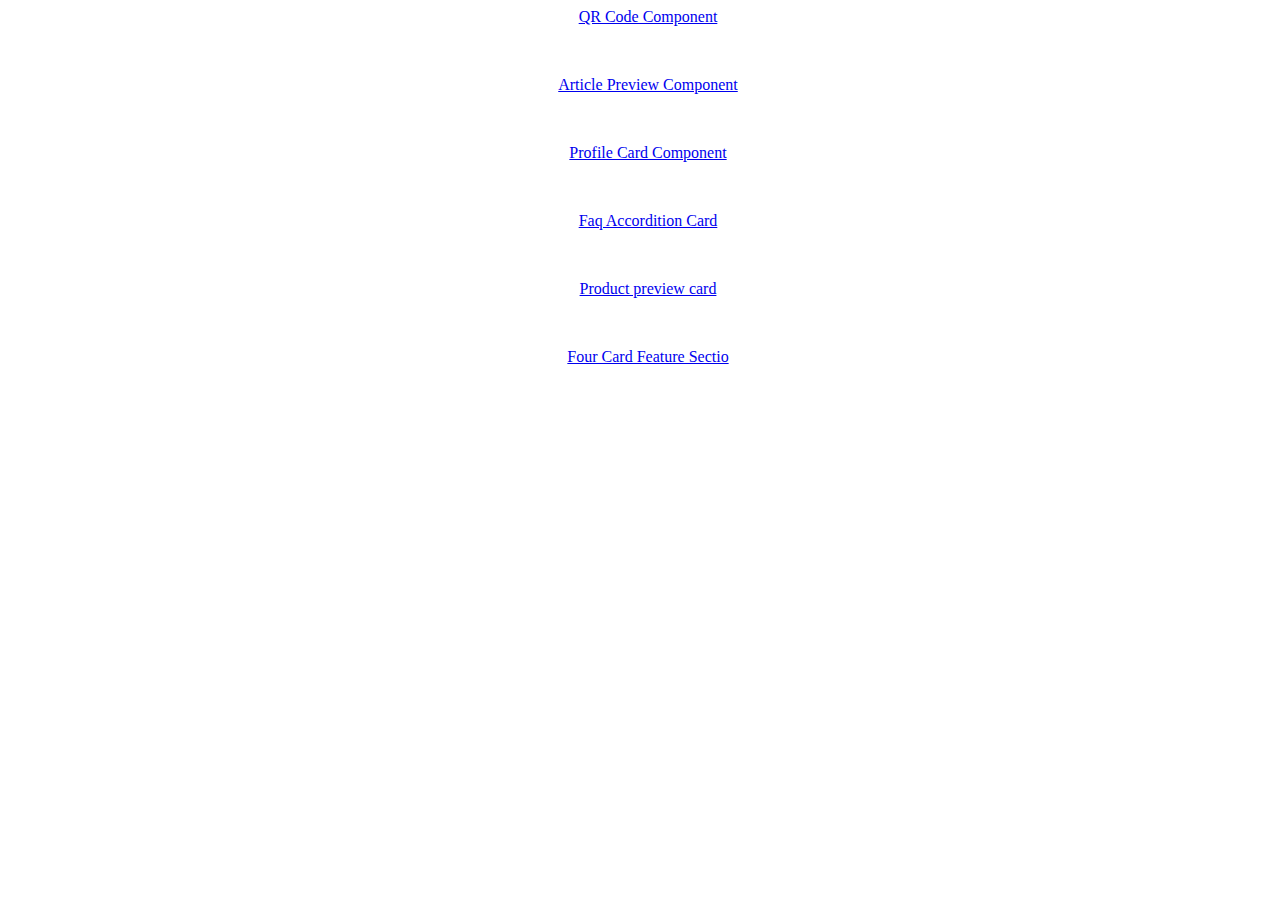
<file: index.html>
<!doctype html>
<html lang="en">

<head>
  <meta charset="UTF-8" />
  <meta name="viewport" content="width=device-width, initial-scale=1.0" />
  <title>Document</title>
</head>

<body style="width: 100%; text-align: center; display: flex; flex-direction: column; gap: 50px;">
  <a href="qr-code/index.html">QR Code Component</a>
  <a href="article-preview-component/index.html">
    Article Preview Component</a>
  <a href="profile-card/index.html"> Profile Card Component</a>
  <a href="faq-accordion-card/index.html"> Faq Accordition Card</a>
  <a href="product-preview-card/index.html">Product preview card</a>
  <a href="four-card-feature-section/index.html">Four Card Feature Sectio</a>
</body>

</html>
</file>
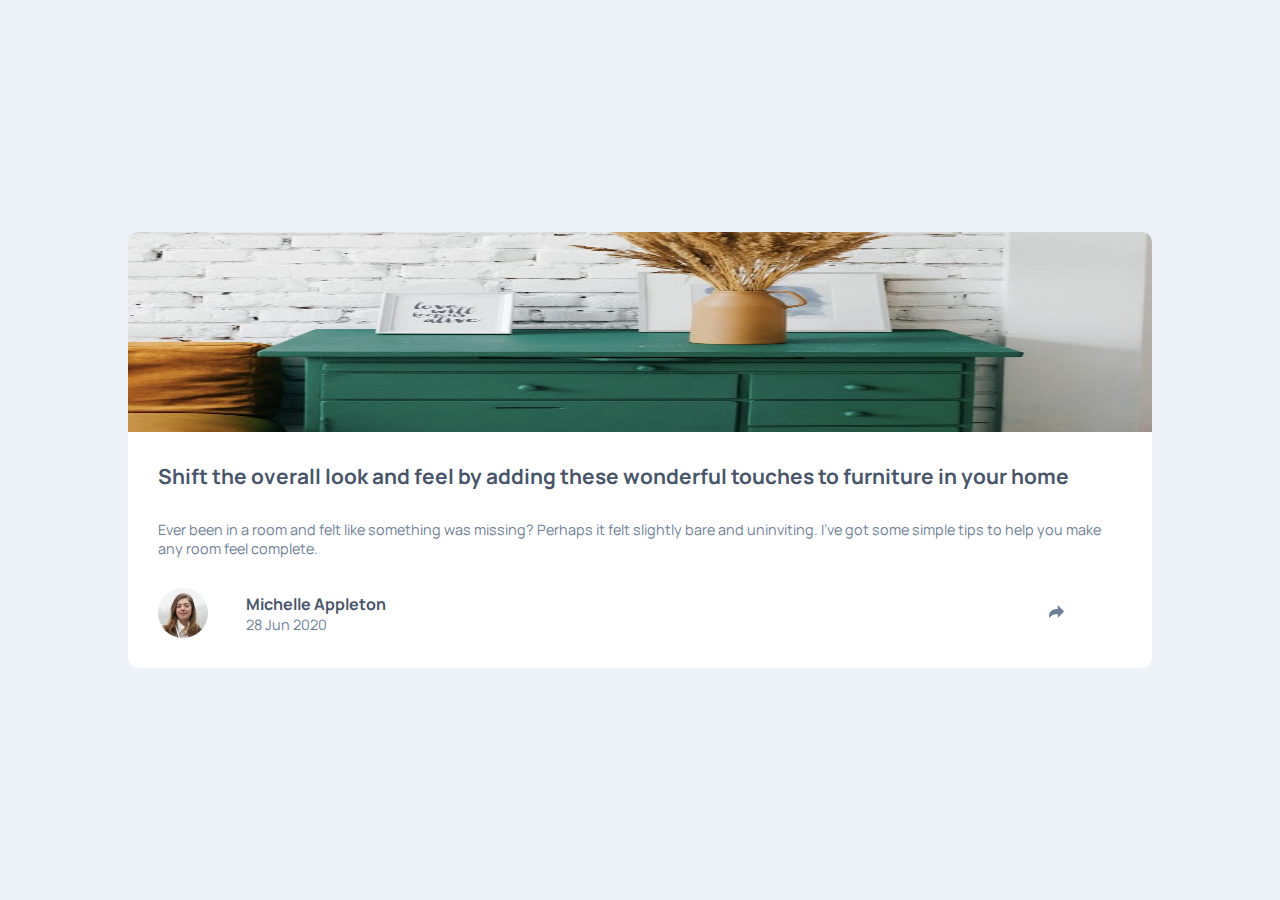
<file: article-preview-component/index.html>
<!doctype html>
<html lang="en">

<head>
  <meta charset="UTF-8" />
  <meta name="viewport" content="width=device-width, initial-scale=1.0" />
  <link rel="icon" type="image/png" sizes="32x32" href="./images/favicon-32x32.png" />
  <link rel="stylesheet" href="assets/styles/main.css" />
  <link rel="preconnect" href="https://fonts.googleapis.com" />
  <link rel="preconnect" href="https://fonts.gstatic.com" crossorigin />
  <link href="https://fonts.googleapis.com/css2?family=Manrope:wght@500;700&display=swap" rel="stylesheet" />
  <title>Frontend Mentor | Article preview component</title>
</head>

<body>
  <div class="container">
    <div class="card">
      <img class="card__image" src="assets/images/drawers.jpg" />
      <div class="card__description">
        <h3>
          Shift the overall look and feel by adding these wonderful touches to
          furniture in your home
        </h3>

        <p>
          Ever been in a room and felt like something was missing? Perhaps it
          felt slightly bare and uninviting. I’ve got some simple tips to help
          you make any room feel complete.
        </p>
        <div class="row">
          <div class="card__profile">
            <img class="card__profile-photo" src="assets/images/avatar-michelle.jpg" />
            <div>
              <h4>Michelle Appleton</h4>
              <p>28 Jun 2020</p>
            </div>
          </div>

          <button class="share-button">
            <svg xmlns="http://www.w3.org/2000/svg" width="15" height="13">
              <path class="share-icon" fill="#6E8098"
                d="M15 6.495L8.766.014V3.88H7.441C3.33 3.88 0 7.039 0 10.936v2.049l.589-.612C2.59 10.294 5.422 9.11 8.39 9.11h.375v3.867L15 6.495z" />
            </svg>
          </button>
          <div class="share-float">
            <p>share</p>
            <div class="relative">
              <div class="arrow-down"></div>
            </div>
            <img src="assets/images/icon-facebook.svg" />
            <img src="assets/images/icon-twitter.svg" />
            <img src="assets/images/icon-pinterest.svg" />
          </div>
        </div>
      </div>

    </div>
  </div>
</body>

</html>
</file>
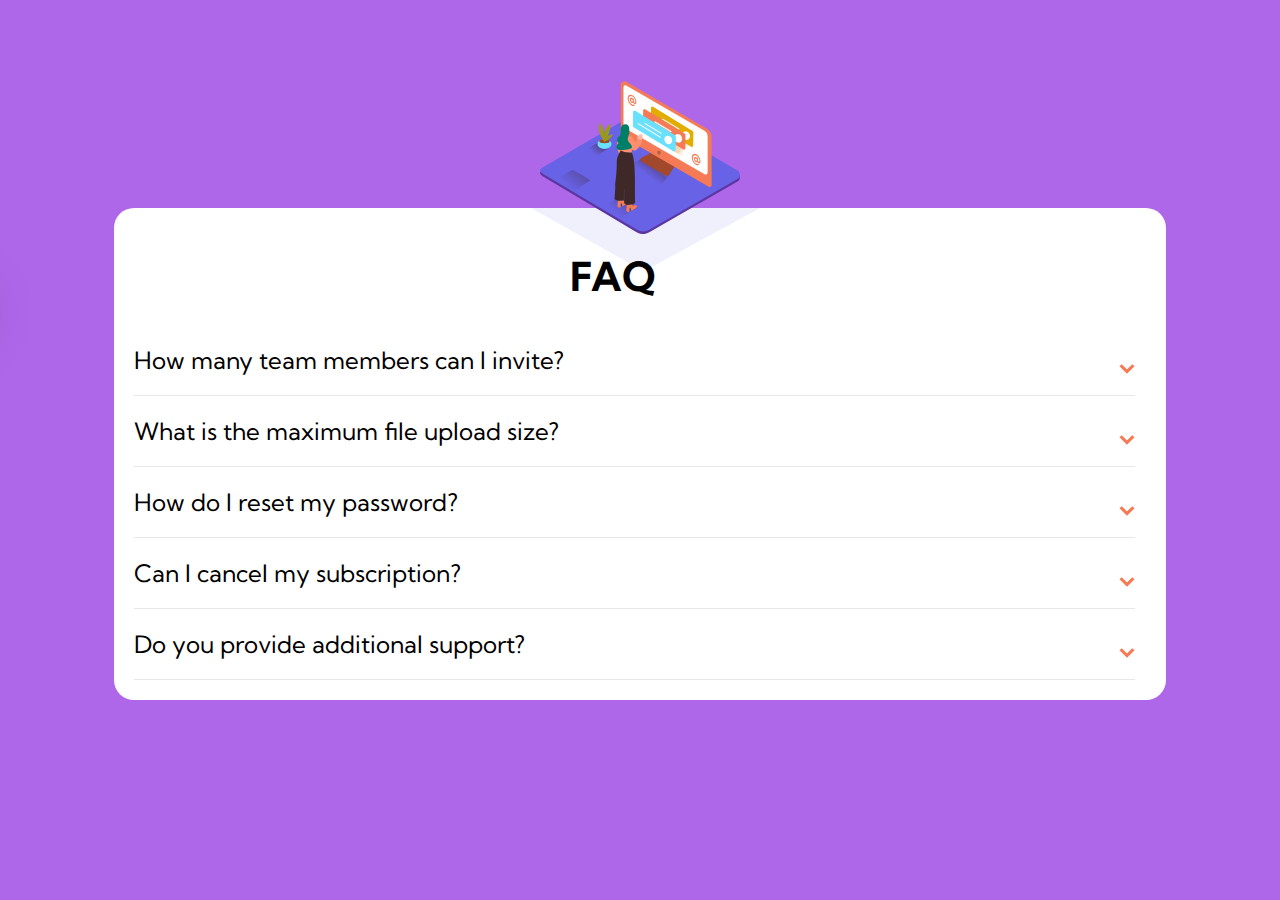
<file: faq-accordion-card/index.html>
<!doctype html>
<html lang="en">

<head>
  <meta charset="UTF-8" />
  <meta name="viewport" content="width=device-width, initial-scale=1.0" />
  <link rel="stylesheet" href="assets/styles/main.css" />
  <link rel="icon" type="image/png" sizes="32x32" href="./assets/images/favicon-32x32.png" />
  <link rel="preconnect" href="https://fonts.googleapis.com" />
  <link rel="preconnect" href="https://fonts.gstatic.com" crossorigin />
  <link href="https://fonts.googleapis.com/css2?family=Kumbh+Sans:wght@400;700&display=swap" rel="stylesheet" />
  <title>Frontend Mentor | FAQ Accordion Card</title>
</head>

<body>
  <div class="card">
    <div class="bg-pattern">
      <img class="box-image" src="assets/images/illustration-box-desktop.svg" />
      <img class="card__image" src="assets/images/illustration-woman-online-desktop.svg" />
    </div>
    <div class="card__faq">
      <div class="faq-header">FAQ</div>
      <div class="faq-content">
        <div class="faq-question">
          <input id="q1" type="checkbox" class="panel" />
          <img src="assets/images/icon-arrow-down.svg" class="plus" />
          <label for="q1" class="panel-title">How many team members can I invite?
          </label>
          <div class="panel-content">
            You can invite up to 2 additional users on the Free plan. There is
            no limit on team members for the Premium plan.
          </div>
        </div>
        <div class="faq-question">
          <input id="q2" type="checkbox" class="panel" />
          <img src="assets/images/icon-arrow-down.svg" class="plus" />
          <label for="q2" class="panel-title">
            What is the maximum file upload size?
          </label>
          <div class="panel-content">
            No more than 2GB. All files in your account must fit your allotted
            storage space.
          </div>
        </div>
        <div class="faq-question">
          <input id="q3" type="checkbox" class="panel" />
          <img src="assets/images/icon-arrow-down.svg" class="plus" />
          <label for="q3" class="panel-title">How do I reset my password?</label>
          <div class="panel-content">
            Click “Forgot password” from the login page or “Change password”
            from your profile page. A reset link will be emailed to you.
          </div>
        </div>
        <div class="faq-question">
          <input id="q4" type="checkbox" class="panel" />
          <img src="assets/images/icon-arrow-down.svg" class="plus" />
          <label for="q4" class="panel-title">
            Can I cancel my subscription?
          </label>
          <div class="panel-content">
            Yes! Send us a message and we’ll process your request no questions
            asked.
          </div>
        </div>
        <div class="faq-question">
          <input id="q5" type="checkbox" class="panel" />
          <img src="assets/images/icon-arrow-down.svg" class="plus" />
          <label for="q5" class="panel-title">
            Do you provide additional support?
          </label>
          <div class="panel-content">
            Chat and email support is available 24/7. Phone lines are open
            during normal business hours.
          </div>
        </div>
      </div>
    </div>
  </div>
</body>

</html>
</file>
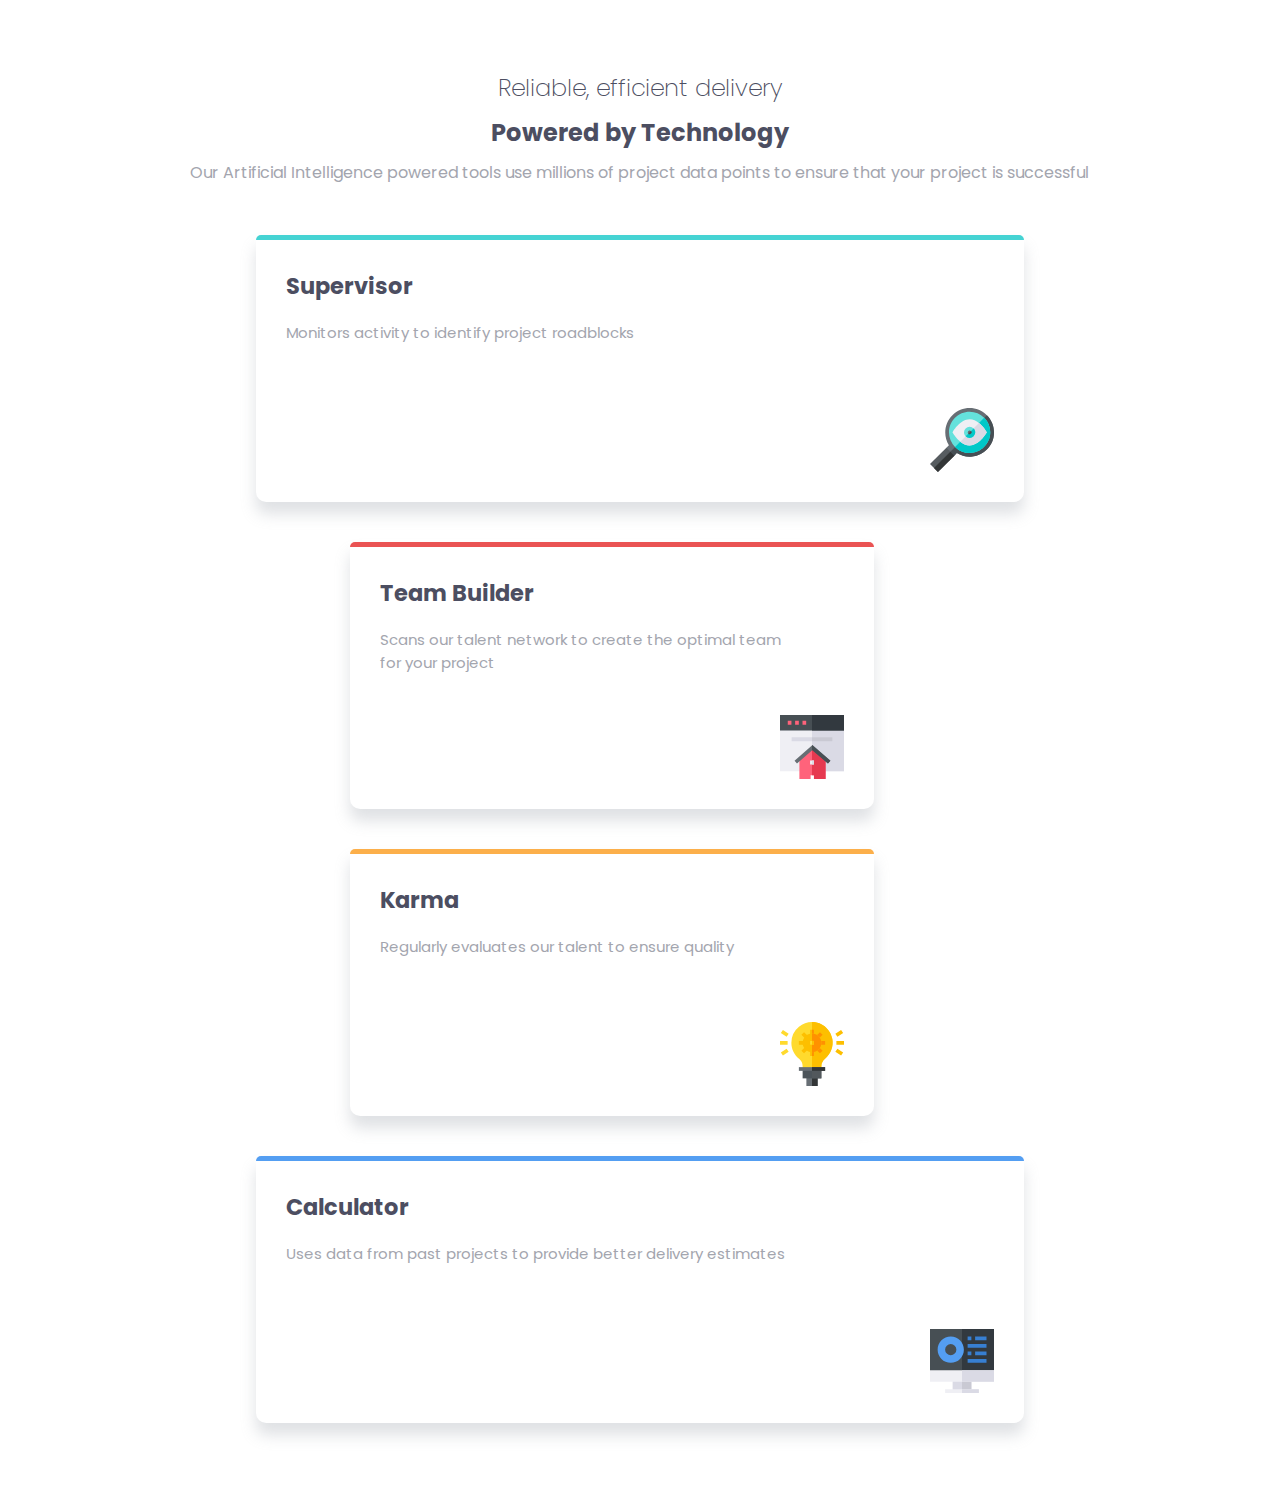
<file: four-card-feature-section/index.html>
<!doctype html>
<html lang="en">

<head>
  <meta charset="UTF-8" />
  <meta name="viewport" content="width=device-width, initial-scale=1.0" />
  <link rel="icon" type="image/png" sizes="32x32" href="./images/favicon-32x32.png" />
  <link rel="stylesheet" href="assets/styles/main.css" />
  <link rel="preconnect" href="https://fonts.googleapis.com">
  <link rel="preconnect" href="https://fonts.gstatic.com" crossorigin>
  <link href="https://fonts.googleapis.com/css2?family=Poppins:wght@200;400;600&display=swap" rel="stylesheet">
  <title>Frontend Mentor | Four card feature section</title>
</head>

<body>
  <div class="container">
    <div class="heading">
      <h2>Reliable, efficient delivery</h2>
      <h1> Powered by Technology </h1>
      <p>
        Our Artificial Intelligence powered tools use millions of project data
        points to ensure that your project is successful
      </p>
    </div>
    <div class="cards">
      <div class="card border-cyan">
        <div class="card__info">
          <h2>Supervisor</h2>
          <p>Monitors activity to identify project roadblocks</p>
        </div>
        <img src="assets/images/icon-supervisor.svg" />
      </div>
      <div class="wrapper">
        <div class="card border-red">
          <div class="card__info">
            <h2>Team Builder</h2>
            <p>
              Scans our talent network to create the optimal team for your
              project
            </p>

          </div>

          <img src="assets/images/icon-team-builder.svg" />
        </div>
        <div class="card border-orange">
          <div>

            <h2>Karma</h2>
            <p>Regularly evaluates our talent to ensure quality</p>
          </div>
          <img src="assets/images/icon-karma.svg" />
        </div>
      </div>
      <div class="card border-blue">
        <div class="card__info">
          <h2>Calculator</h2>
          <p>
            Uses data from past projects to provide better delivery estimates
          </p>
        </div>
        <img src="assets/images/icon-calculator.svg" />
      </div>
    </div>
  </div>
</body>

</html>
</file>
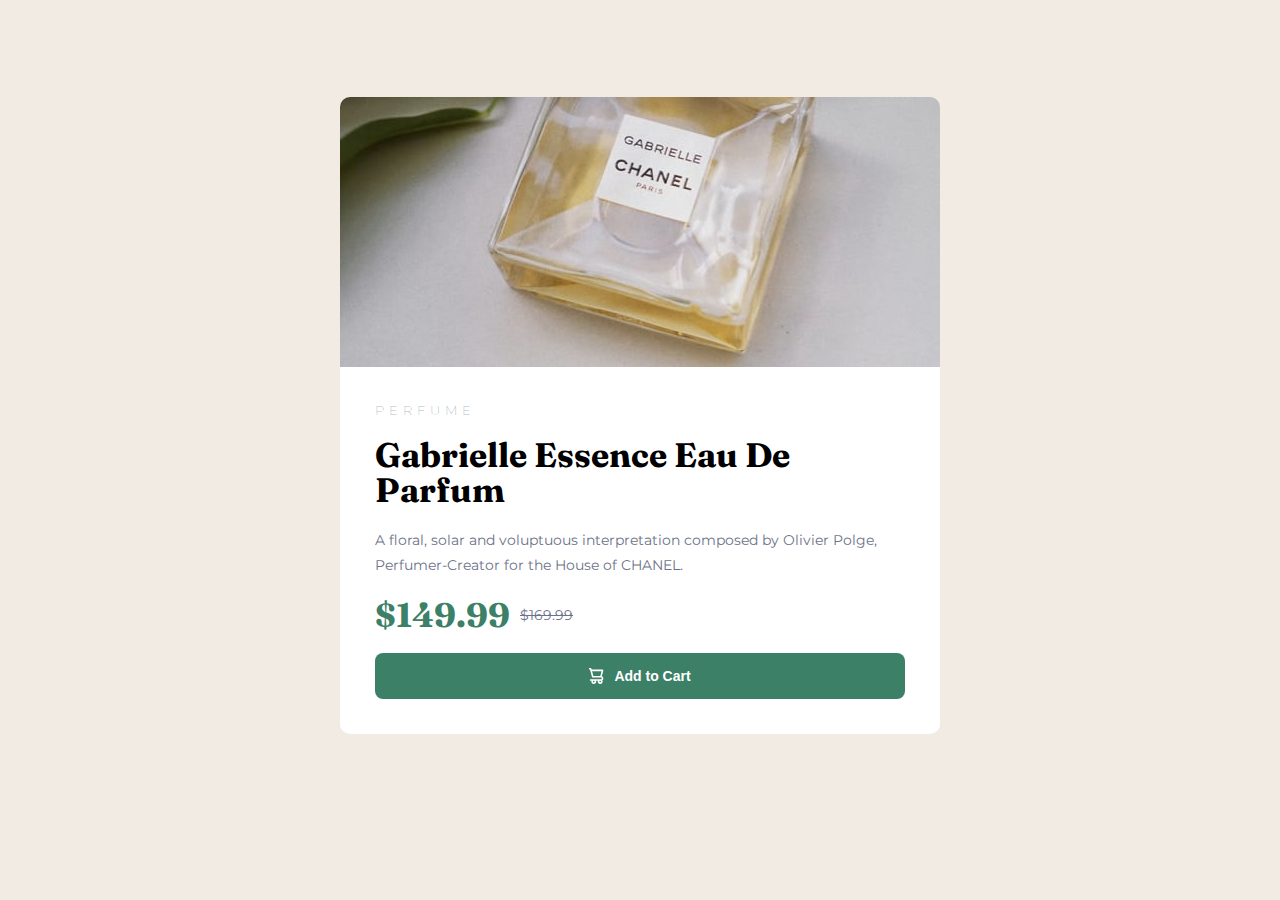
<file: product-preview-card/index.html>
<!doctype html>
<html lang="en">

<head>
  <meta charset="UTF-8" />
  <meta name="viewport" content="width=device-width, initial-scale=1.0" />
  <link rel="icon" type="image/png" sizes="32x32" href="./assets/images/favicon-32x32.png" />
  <link rel="stylesheet" href="assets/stlyles/main.css" />
  <link rel="preconnect" href="https://fonts.googleapis.com">
  <link rel="preconnect" href="https://fonts.gstatic.com" crossorigin>
  <link
    href="https://fonts.googleapis.com/css2?family=Fraunces:opsz,wght@9..144,700&family=Montserrat:wght@500;700&display=swap"
    rel="stylesheet">
  <title>Frontend Mentor | Product preview card component</title>
</head>

<body>
  <div class="container">
    <div class="card">
      <img class="card__img" src="./assets/images/image-product-desktop.jpg" />
      <div class="card__description">
        <h3>Perfume</h3>
        <h1>Gabrielle Essence Eau De Parfum</h1>
        <p> A floral, solar and voluptuous
          interpretation composed by Olivier Polge, Perfumer-Creator for the House
          of CHANEL.</p>
        <div class="card__cost">
          <h1>$149.99</h1>
          <span>$169.99</span>
        </div>
        <button class="card__button">
          <img src="assets/images/icon-cart.svg" />
          <span>
            Add to Cart
          </span>
        </button>
      </div>
    </div>
  </div>
</body>

</html>
</file>
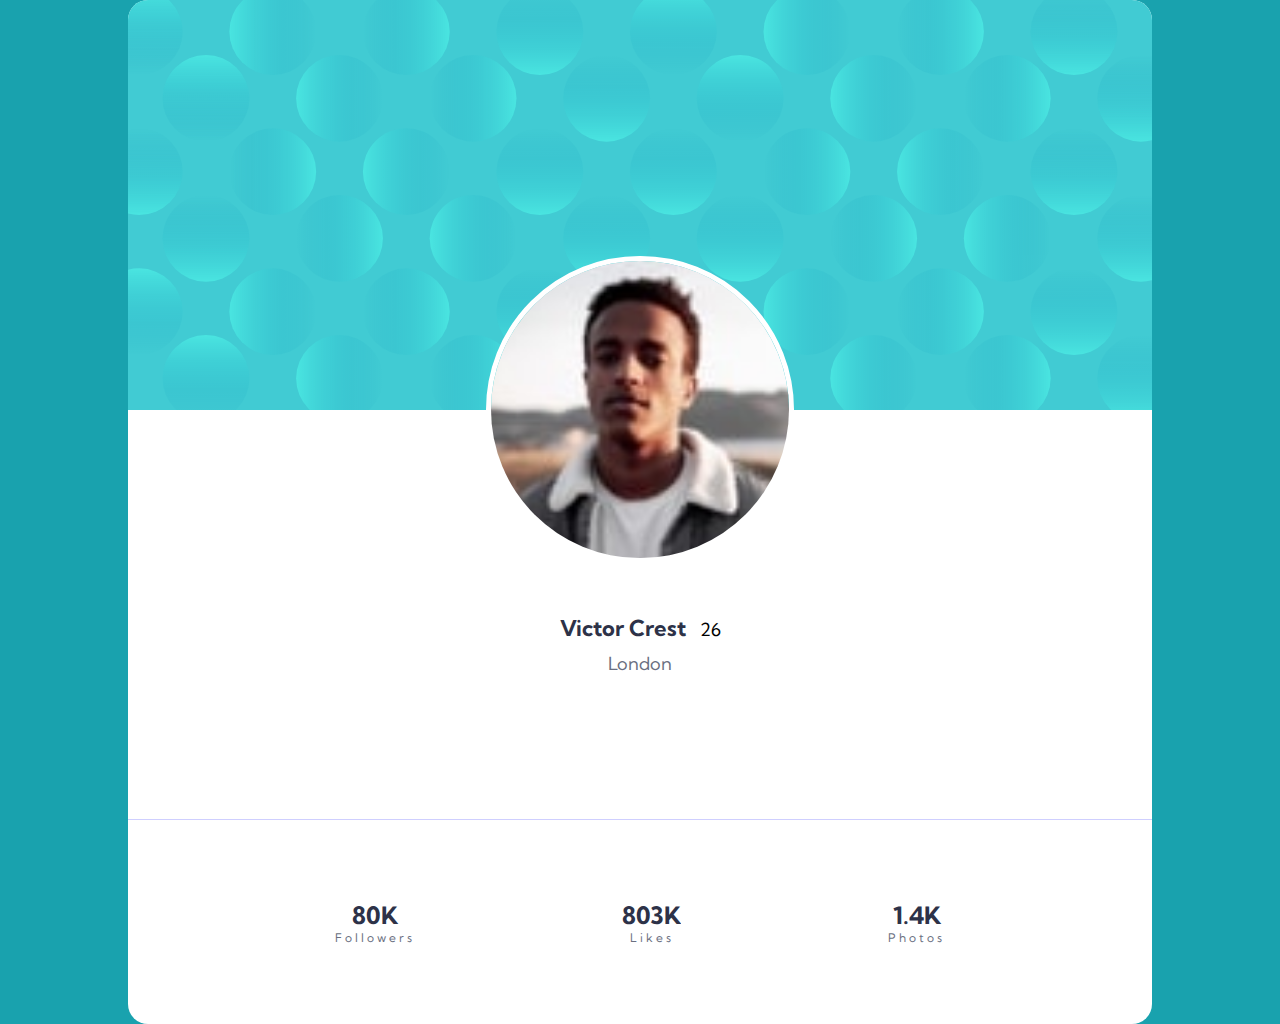
<file: profile-card/index.html>
<!doctype html>
<html lang="en">

<head>
  <meta charset="UTF-8" />
  <meta name="viewport" content="width=device-width, initial-scale=1.0" />

  <link rel="icon" type="image/png" sizes="32x32" href="./assets/images/favicon-32x32.png" />
  <link rel="stylesheet" href="assets/styles/main.css" />
  <link rel="preconnect" href="https://fonts.googleapis.com" />
  <link rel="preconnect" href="https://fonts.gstatic.com" crossorigin />
  <link href="https://fonts.googleapis.com/css2?family=Kumbh+Sans:wght@400;700&display=swap" rel="stylesheet" />
  <title>Frontend Mentor | Profile card component</title>
</head>

<body>
  <div class="container">
    <img class="bg-top" src="assets/images/bg-pattern-top.svg" />
    <img class="bg-bottom" src="assets/images/bg-pattern-bottom.svg" />
    <div class="card">
      <div class="card__profile">
        <img class="card__profile_bg" src="assets/images/bg-pattern-card.svg" />
        <img class="card__profile_image" src="assets/images/image-victor.jpg" alt="profile image" />
        <div class="card__profile_info">
          <div>
            <strong>Victor Crest</strong> 26
          </div>
          <p>London</p>
        </div>
      </div>
      <div class="row-3">
        <div>
          <h1>80K</h1>
          <p>Followers</p>
        </div>
        <div>
          <h1>803K</h1>
          <p>Likes</p>
        </div>
        <div>
          <h1>1.4K</h1>
          <p>Photos</p>
        </div>
      </div>
    </div>
  </div>
</body>

</html>
</file>
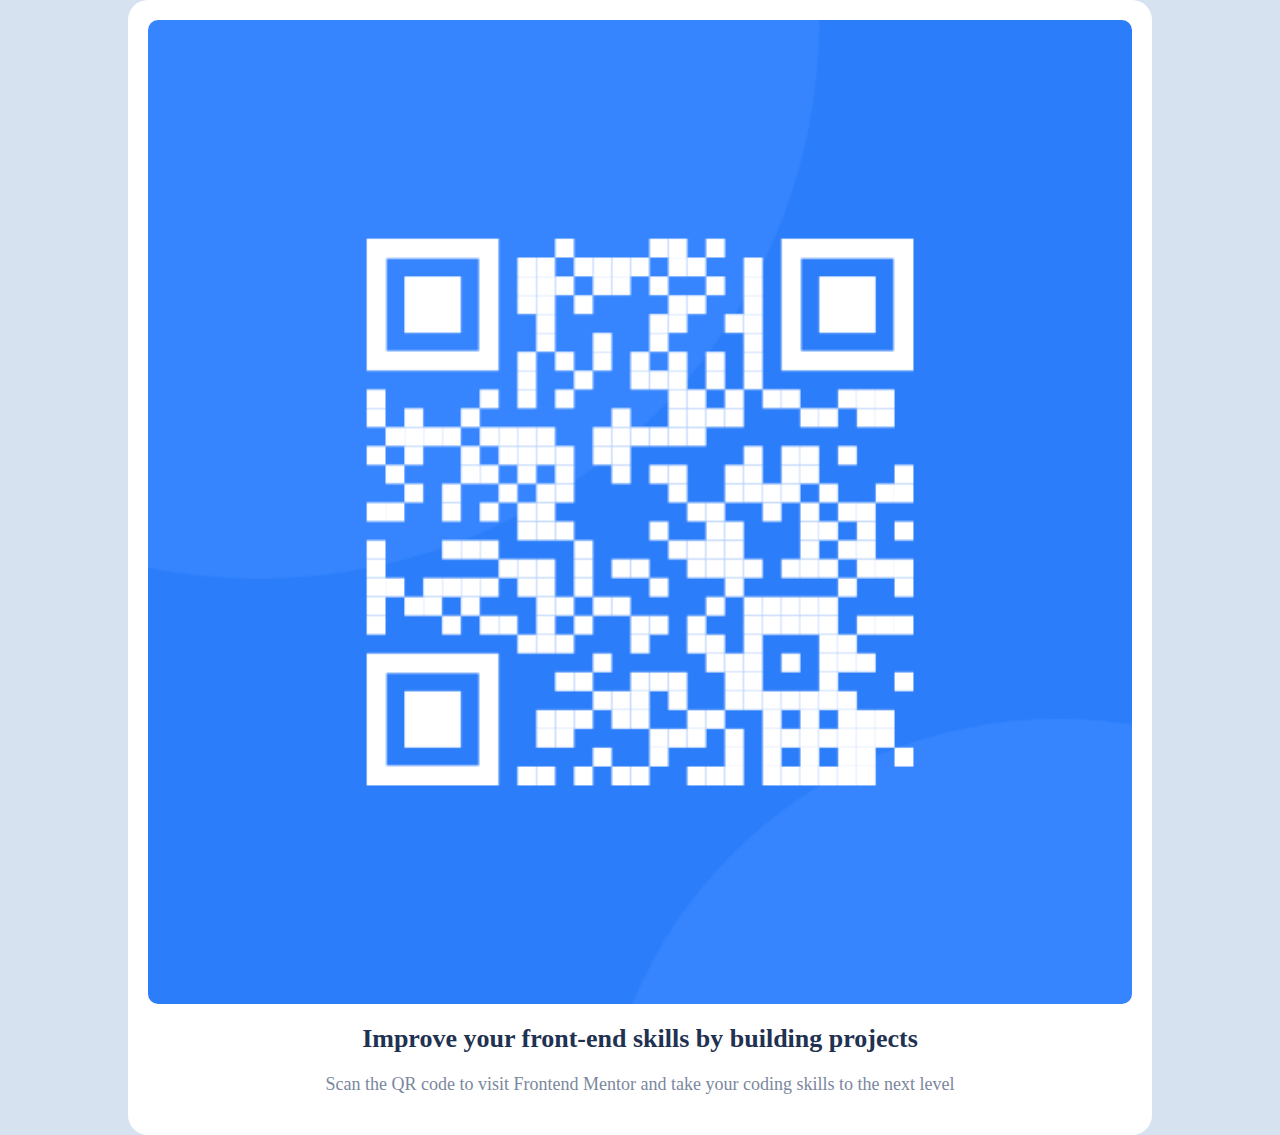
<file: qr-code/index.html>
<!doctype html>
<html lang="en">

<head>
  <meta charset="UTF-8" />
  <meta name="viewport" content="width=device-width, initial-scale=1.0" />
  <link rel="icon" type="image/png" sizes="32x32" href="./assets/images/favicon-32x32.png" />
  <link rel="stylesheet" href="assets/styles/main.css" />
  <link rel="preconnect" href="https://fonts.googleapis.com">
  <link rel="preconnect" href="https://fonts.gstatic.com" crossorigin>
  <link href="https://fonts.googleapis.com/css2?family=Outfit:wght@400;700&display=swap" rel="stylesheet">

  <title>Frontend Mentor | QR code component</title>
</head>

<body>
  <div class="container">
    <div class="card">
      <img class="card__image" src="assets/images/image-qr-code.png" />
      <h1>Improve your front-end skills by building projects</h1>
      <p>
        Scan the QR code to visit Frontend Mentor and take your coding skills
        to the next level
      </p>
    </div>
  </div>
</body>

</html>
</file>
<file: article-preview-component/assets/styles/main.css>
:root {
  --very-dark-grayish-blue: hsl(217, 19%, 35%);
  --desaturated-dark-blue: hsl(214, 17%, 51%);
  --grayish-blue: hsl(212, 23%, 69%);
  --light-grayish-blue: hsl(210, 46%, 95%);
}

* {
  padding: unset;
  margin: unset;
}

body {
  background-color: var(--light-grayish-blue);
  font-family: "Manrope", sans-serif;
}

button {
  height: 30px;
  width: 30px;
  border: unset;
  background-color: #fff;
  border-radius: 50%;
}

.share-icon {
  height: 100%;
  width: 100%;
}

button:hover,
button:hover .share-icon {
  fill: #fff;
  background-color: var(--desaturated-dark-blue);
}

h3 {
  font-size: 1.3rem;
}
h3,
h4 {
  color: var(--very-dark-grayish-blue);
}

p {
  font-size: 0.9rem;
  color: var(--desaturated-dark-blue);
}

.container {
  display: grid;
  height: 100vh;
}

.card {
  display: grid;
  position: relative;
  grid-template-columns: 1.2fr 2fr;
  margin: auto;
  align-self: center;
  border-radius: 10px;
  width: 900px;
  background-color: #fff;
}

.card__image {
  width: 100%;
  height: 100%;
  border-bottom-left-radius: 10px;
  border-top-left-radius: 10px;
}

.card__description {
  display: grid;
  padding: 30px;
  row-gap: 30px;
}

.card__profile {
  display: grid;
  grid-template-columns: 1fr 9fr;
  align-items: center;
}

.card__profile-photo {
  width: 50px;
  margin-right: 10px;
  border-radius: 50%;
}

.row {
  display: grid;
  grid-template-columns: 11fr 1fr;
  align-items: center;
}

.share-float {
  position: absolute;
  display: none;
  flex-direction: row;
  color: #fff;
  justify-content: center;
  align-items: center;
  gap: 15px;
  background-color: var(--very-dark-grayish-blue);
  border-radius: 10px;
  padding: 15px 30px;
  right: -70px;
  bottom: 90px;
}

.share-float p {
  text-transform: uppercase;
  letter-spacing: 5px;
}

.relative {
  position: relative;
}

.arrow-down {
  position: absolute;
  bottom: -40px;
  width: 0;
  height: 0;
  border-left: 15px solid transparent;
  border-right: 15px solid transparent;
  border-top: 15px solid var(--very-dark-grayish-blue);
}

button:active ~ .share-float {
  display: flex;
}

.share-float img {
  height: 1.3rem;
}

@media only screen and (min-width: 375px) and (max-width: 1440px) {
  .card {
    display: flex;
    flex-direction: column;
    width: 80%;
  }
  .card__image {
    height: 200px;
    border-bottom-left-radius: unset;
    border-top-right-radius: 10px;
  }


}
</file>
<file: faq-accordion-card/assets/styles/main.css>
:root {
  --very-dark-desaturated-blue: hsl(238, 29%, 16%);
  --soft-red: hsl(14, 88%, 65%);
  --soft-violet: hsl(273, 75%, 66%);
  --soft-blue: hsl(240, 73%, 65%);
  --very-dark-grayish-blue: hsl(236, 12%, 33%);
  --dark-grayish-blue: hsl(240, 6%, 50%);
  --light-grayish-blue: hsl(240, 5%, 91%);
}

body {
  font-family: "Kumbh Sans", sans-serif;
  overflow-x: hidden;
  background-color: var(--soft-violet);
  display: grid;
  align-items: center;
  height: 90vh;
}

.card {
  position: relative;
  display: grid;
  align-self: center;
  grid-template-columns: 1fr 1fr;
  width: 50%;
  margin: auto;
  background-color: #fff;
  padding: 80px;
  border-radius: 20px;
  background-image: url(../images/bg-pattern-desktop.svg);
  background-repeat: no-repeat;
  background-position: top -200px left -630px;
  background-size: 1000px 900px;
}
.card__image {
  position: absolute;
  left: -100px;
  top: 100px;
}

.box-image {
  position: absolute;
  left: -150px;
  top: 230px;
  z-index: 2;
}

.faq-header {
  font-size: 2.5rem;
  font-weight: 700;
  padding: 24px;
}

.faq-content {
  margin: 0 auto;
}

.faq-question {
  padding: 20px 0;
  border-bottom: 1px solid var(--light-grayish-blue);
  width: 110%;
}

.panel-title {
  font-size: 24px;
  width: 100%;
  position: relative;
  margin: 0;
  display: block;
  cursor: pointer;
}

.panel:checked ~ .panel-title {
  font-weight: 700;
}

.panel-content {
  font-size: 20px;
  margin-left: -10px;
  height: 0;
  overflow: hidden;
  z-index: 1;
  position: relative;
  opacity: 0;
  transition: 0.4s ease;
  color: var(--dark-grayish-blue);
}

.panel:checked ~ .panel-content {
  height: auto;
  opacity: 1;
  padding: 14px;
}

.plus {
  position: absolute;
  margin-left: 20px;
  margin-top: 1.2rem;
  width: 1rem;
  user-select: none;
  transition: 0.2s ease;
  right: 50px;
}

.panel:checked ~ .plus {
  transform: rotate(180deg);
}

.panel {
  display: none;
}

@media only screen and (min-width: 375px) and (max-width: 1440px) {
  .card {
    display: grid;
    position: unset;
    grid-template-columns: 1fr;
    margin-top: 200px;
    padding: 20px;
    width: 80%;
    background-image: url(../images/bg-pattern-mobile.svg);
    background-repeat: no-repeat;
    background-size: 250px 100px;
    background-position: top -10% left 50%;
  }
  .card__faq {
    position: relative;
    width: 90%;
  }

  .card__image {
    position: absolute;
    justify-self: center;
    margin: auto;
    width: 200px;
    top: 0;
    left: 0;
    bottom: 65%;
    right: 0;
  }
  .plus {
    right: 0;
  }
  .faq-header {
    width: 100%;
    text-align: center;
  }
  .faq-question {
    position: relative;
  }
  .panel-title {
    width: 90%;
  }
}
</file>
<file: four-card-feature-section/assets/styles/main.css>
:root {
  --red: hsl(0, 78%, 62%);
  --cyan: hsl(180, 62%, 55%);
  --orange: hsl(34, 97%, 64%);
  --blue: hsl(212, 86%, 64%);
  --very-dark-blue: hsl(234, 12%, 34%);
  --grayish-blue: hsl(229, 6%, 66%);
  --very-light-gray: hsl(0, 0%, 98%);
}

p {
  color: var(--grayish-blue);
}

.container {
  font-family: "Poppins", sans-serif;
  font-size: 15px;
  margin: auto;
  text-align: center;
  display: grid;
}

.heading * {
  margin: unset;
  font-size: 2rem;
}

.heading {
  display: flex;
  flex-direction: column;
  gap: 10px;
  margin: unset;
  padding: unset;
}

.heading h2 {
  font-weight: 200;
  margin-bottom: unset;
  padding-bottom: unset;
}

.heading p {
  font-size: 1rem;
  width: 30%;
  margin: auto;
}

h1,
h2 {
  color: var(--very-dark-blue);
}

.cards {
  justify-self: center;
  display: grid;
  grid-template-columns: repeat(3, 1fr);
  align-items: center;
  justify-content: center;
  margin-top: 50px;
  width: 70%;
  gap: 10px;
}

.card {
  display: grid;
  width: 80%;
  text-align: left;
  justify-self: center;
  grid-template-rows: 2fr 1fr;
  box-shadow: rgba(149, 157, 165, 0.3) 0px 12px 15px;

  padding: 30px;
  padding-top: 10px;
  border-radius: 10px;
  border-top-left-radius: 5px;
  border-top-right-radius: 5px;
}

.wrapper {
  display: grid;
  gap: 40px;
  justify-self: center;
}

.card p {
  max-width: 90%;
}

.card img {
  display: grid;
  justify-self: right;
  margin-top: 10px;
}

.border-red {
  border-top: 5px solid var(--red);
}

.border-cyan {
  border-top: 5px solid var(--cyan);
}

.border-blue {
  border-top: 5px solid var(--blue);
}
.border-orange {
  border-top: 5px solid var(--orange);
}

@media only screen and (min-width: 375px) and (max-width: 1440px) {
  .container{
    margin: 70px 0;
  }
  .heading {
    width: 90%;
    margin: auto;
  }
  .heading * {
    font-size: 1.5rem;
  }
  .heading p {
    width: 90%;
  }
  .cards {
    display: flex;
    flex-direction: column;
    gap: 40px;
  }
  .wrapper {
    display: flex;
    flex-direction: column;
  }
}
</file>
<file: product-preview-card/assets/stlyles/main.css>
:root {
  --primary-dark-cyan: hsl(158, 36%, 37%);
  --primary-cream: hsl(30, 38%, 92%);
  --neutral-dark-blue: hsl(212, 21%, 14%);
  --neutral-dark-grayish-blue: hsl(228, 12%, 48%);
  --font-montserrat: "Montserrat", sans-serif;
  --font-fraunces: "Fraunces", serif;
  --mobile: 375px;
  --desktop: 1440px;
}


* {
  padding: unset;
  margin: unset;
}

body {
  box-sizing: border-box;
  font-size: 14px;
  background-color: var(--primary-cream);
  font-family: var(--font-montserrat);
}

.container {
  display: flex;
  justify-content: center;
  align-items: center;
  box-sizing: border-box;
  height: 50vmax;
}

.card {
  display: flex;
  flex-direction: row;
  box-sizing: border-box;
  position: relative;
  max-height: 500px;
  max-width: 600px;
}

.card__description {
  display: flex;
  flex-direction: column;
  box-sizing: border-box;
  gap: 20px;
  padding: 35px;
  background-color: #fff;
  border-top-right-radius: 10px;
  border-bottom-right-radius: 10px;
}

.card__description h3 {
  font-weight: 100;
  font-size: 13px;
  letter-spacing: 5px;
  text-transform: uppercase;
  color: var(--neutral-dark-grayish-blue);
  font-family: var(--font-montserrat);
}

.card__description h1 {
  font-weight: 700;
  font-size: 34px;
  line-height: 35px;
  font-family: var(--font-fraunces);
}

.card__description p {
  line-height: 25px;
  color: var(--neutral-dark-grayish-blue);
}

.card__img {
  display: flex;
  flex-direction: column;
  flex: 1;
  box-sizing: border-box;
  width: 50%;
  border-top-left-radius: 10px;
  border-bottom-left-radius: 10px;
}

.card__cost {
  display: flex;
  flex-direction: row;
  align-items: center;
  gap: 10px;
  color: var(--primary-dark-cyan);
}

.card__cost span {
  color: var(--neutral-dark-grayish-blue);
  text-decoration: line-through;
}

.card__button {
  display: flex;
  align-items: center;
  justify-content: center;
  gap: 10px;
  padding: 15px 0px;
  border-radius: 8px;
  font-weight: 700;
  font-size: 14px;
  background-color: var(--primary-dark-cyan);
  color: #fff;
  border: unset;
}

@media only screen and (min-width: 375px) and (max-width: 1440px) {
  .container {
    padding: 0 20px;
    height: 77vh;
    align-items: center;
  }
  .card {
    flex-direction: column;
    height: unset;
    width: unset;
  }

  .card__img {
    width: unset;
    height: 30vh;
    src: url(../images/image-product-mobile.jpg); 
    object-fit: cover;
    border-top-left-radius: 10px;
    border-top-right-radius: 10px;
    border-bottom-left-radius: unset;
  }
  .card__description {
    border-bottom-left-radius: 10px;
    border-bottom-right-radius: 10px;
    border-top-right-radius: unset;
  }
}
</file>
<file: profile-card/assets/styles/main.css>
:root {
  --dark-cyan: hsl(185, 75%, 39%);
  --very-dark-desaturated-blue: hsl(229, 23%, 23%);
  --dark-grayish-blue: hsl(227, 10%, 46%);
  --dark-gray: hsl(0, 0%, 59%);
}

* {
  margin: unset;
  padding: unset;
  overflow: hidden;
  box-sizing: border-box;
  font-family: "Kumbh Sans", sans-serif;
}

body {
  background-color: hsl(185, 75%, 39%);
}

p {
  color: var(--dark-grayish-blue);
}

strong {
  font-size: 22px;
  margin-right: 10px;
  color: var(--very-dark-desaturated-blue);
}

.f-row {
  display: flex;
  flex-direction: row;
}

.bg-top {
  position: absolute;
  display: grid;
  overflow: hidden;
  top: -35%;
  left: -10%;
  z-index: -1;
}

.bg-bottom {
  display: grid;
  position: absolute;
  overflow: hidden;
  bottom: -55%;
  right: -10%;
  z-index: -1;
}

.container {
  display: flex;
  height: 100vh;
  width: 100%;
}

.card {
  display: grid;
  grid-template-rows: 4fr 1fr;
  width: 25%;
  border-radius: 20px;
  margin: auto;
  background-color: #fff;
}

.card__profile_bg {
  width: 100%;
}

.card__profile {
  position: relative;
  display: grid;
  grid-template-rows: repeat(2, 1fr);
}

.card__profile_image {
  border: 5px solid #fff;
  border-radius: 50%;
  width: 30%;
  position: absolute;
  right: 0;
  left: 0;
  top: 0;
  bottom: 0;
  margin: auto;
}

.card__profile_info {
  text-align: center;
  margin-top: 20%;
}

.card__profile_info p {
  margin-top: 10px;
}

.row-3 {
  display: flex;
  flex-direction: row;
  justify-content: space-evenly;
  align-items: center;
  text-align: center;
  font-size: 12px;
  border-top: 1px solid rgba(160, 160, 255, 0.5);
  color: var(--very-dark-desaturated-blue);
}

.row-3 p{
  font-size: 1em;
  letter-spacing: 3px;
}


@media only screen and (min-width: 375px) and (max-width: 1440px) {
  .container{
    width: 100%;
    height: 100%;
    font-size: 18px;
  }
  .card{
    width: 80%;
  }

  .bg-top{
    display: none;
  }

  .bg-bottom{
    display: none;
  }

}
</file>
<file: qr-code/assets/styles/main.css>
:root {
  --light-gray: hsl(212, 45%, 89%);
  --grayish-blue: hsl(220, 15%, 55%);
  --dark-blue: hsl(218, 44%, 22%);
  --outfit: 'Outfit', sans-serif;
}

* {
  padding: unset;
  margin: unset;
  font-size: 15px;
  box-sizing: border-box;
  font-style: var(--outfit);
}

body{
  background-color: var(--light-gray);
}

.container {
  display: flex;
  box-sizing: border-box;
  height: 100vh;
  width: inherit;
}

.card {
  width: 20%;
  padding: 20px;
  padding-bottom: 40px;
  border-radius: 20px;
  gap: 20px;
  display: flex;
  flex-direction: column;
  margin: auto;
  align-items: center;
  text-align: center;
  background-color: #fff;
}

.card h1{
  font-size: 26px;
  color: var(--dark-blue);
}

.card p{
  font-size: 18px;
  color: var(--grayish-blue);
  padding: 0 20px;
}

.card__image{
  width: 100%;
  border-radius: 10px;
}


@media only screen and (min-width: 375px) and (max-width: 1440px) {
  .card{
    width: 80%;
  }
}
</file>
